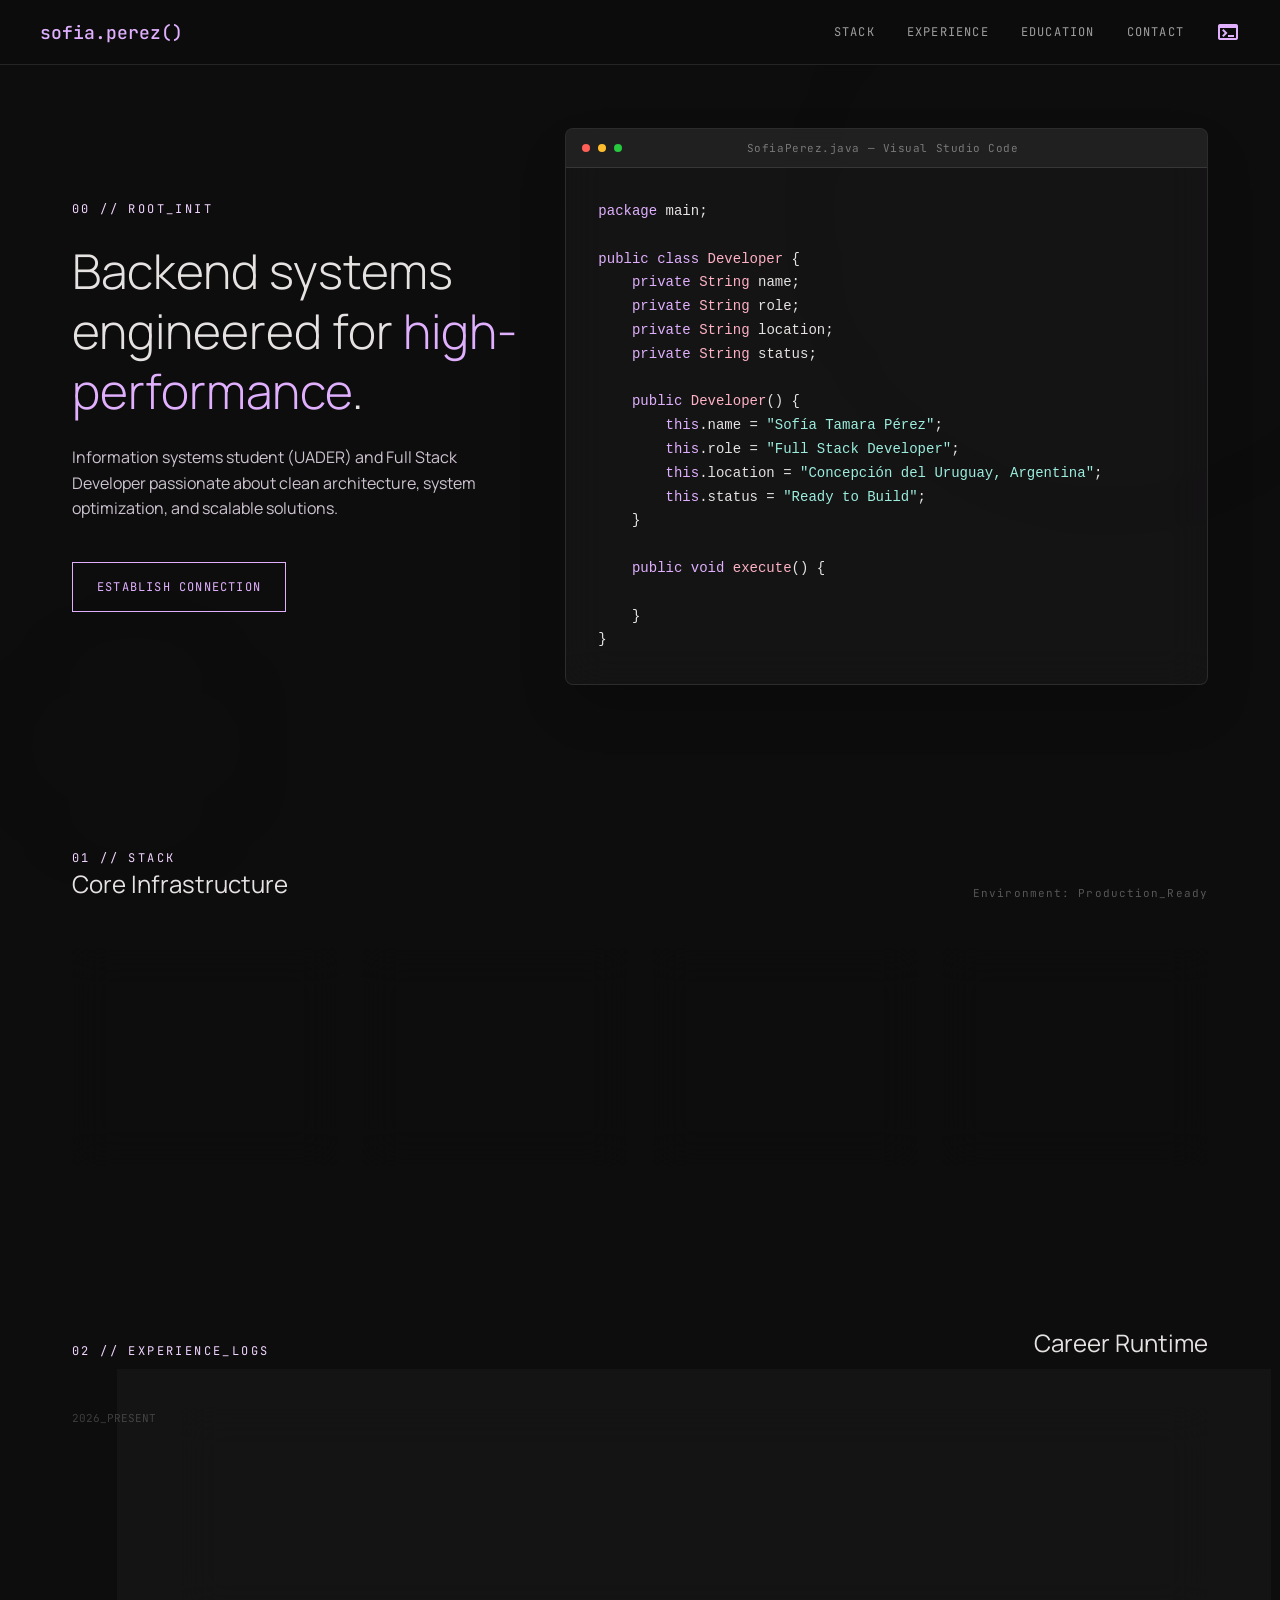
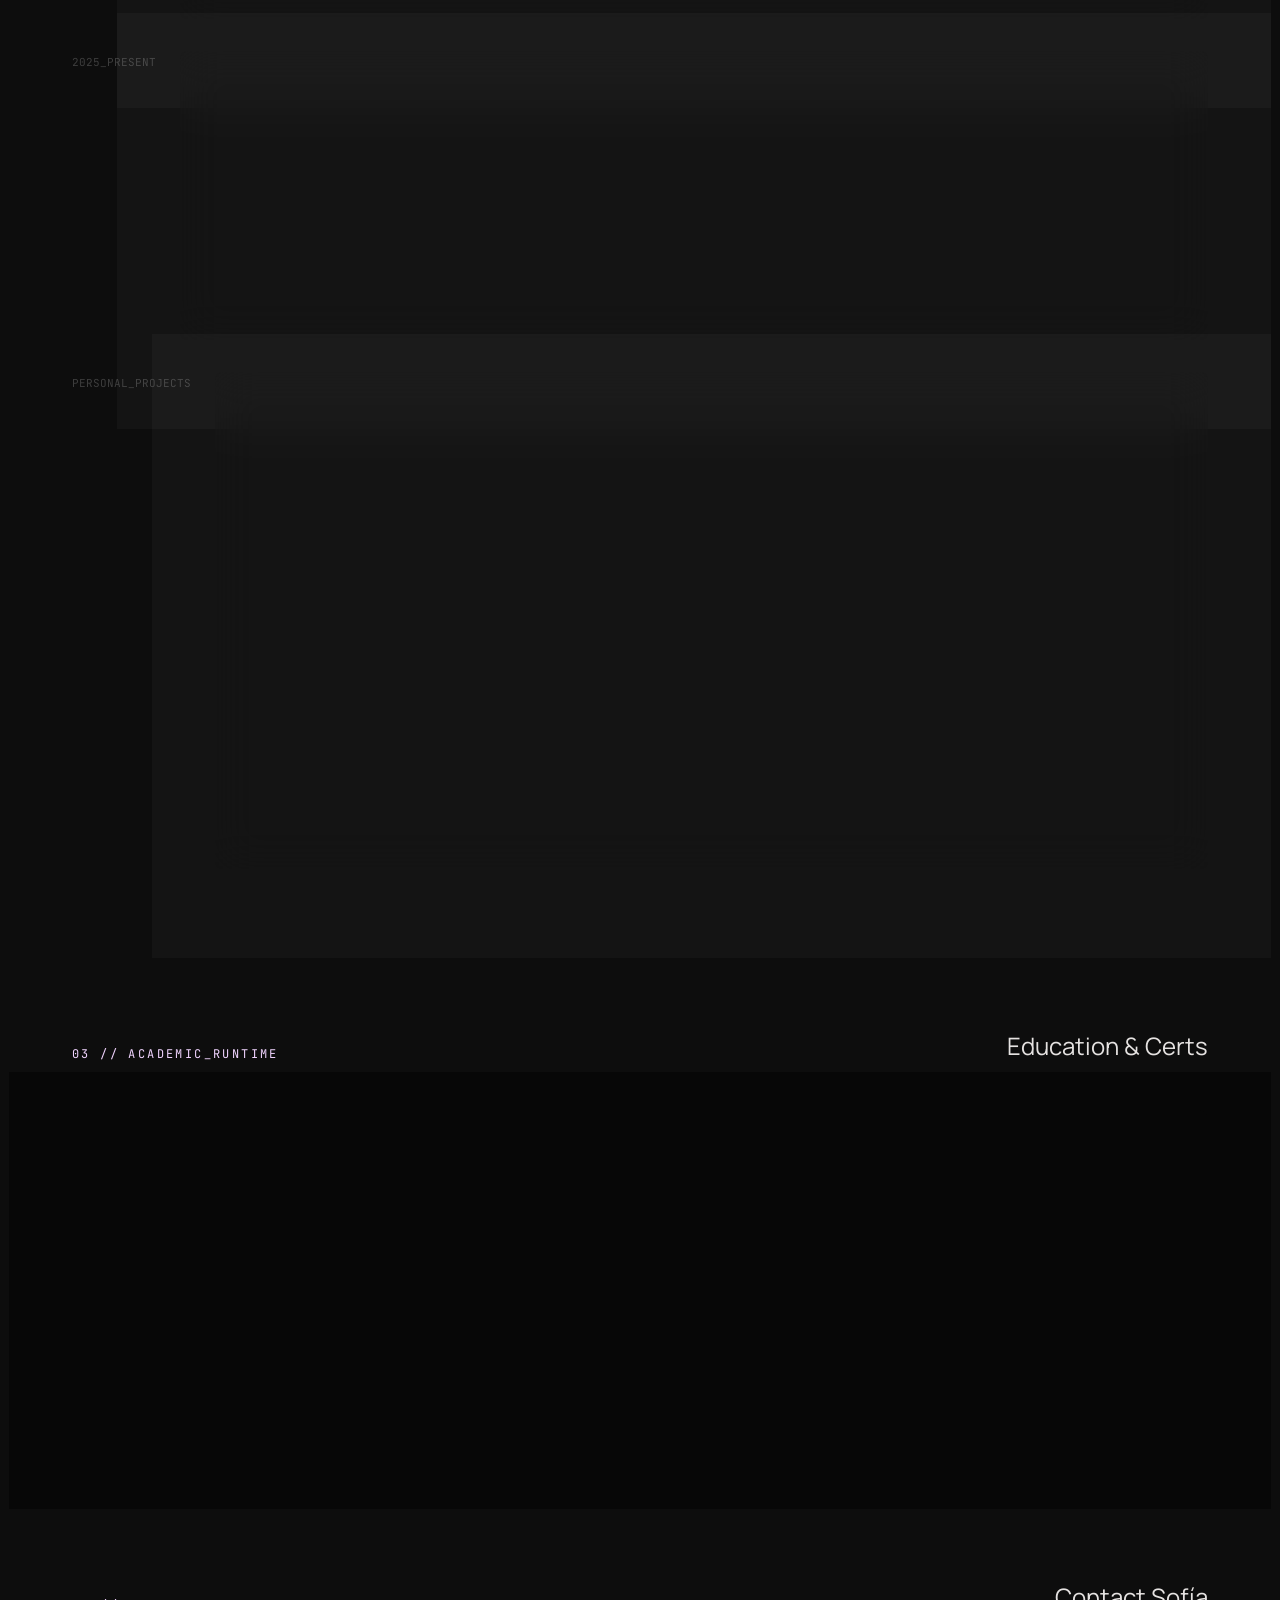
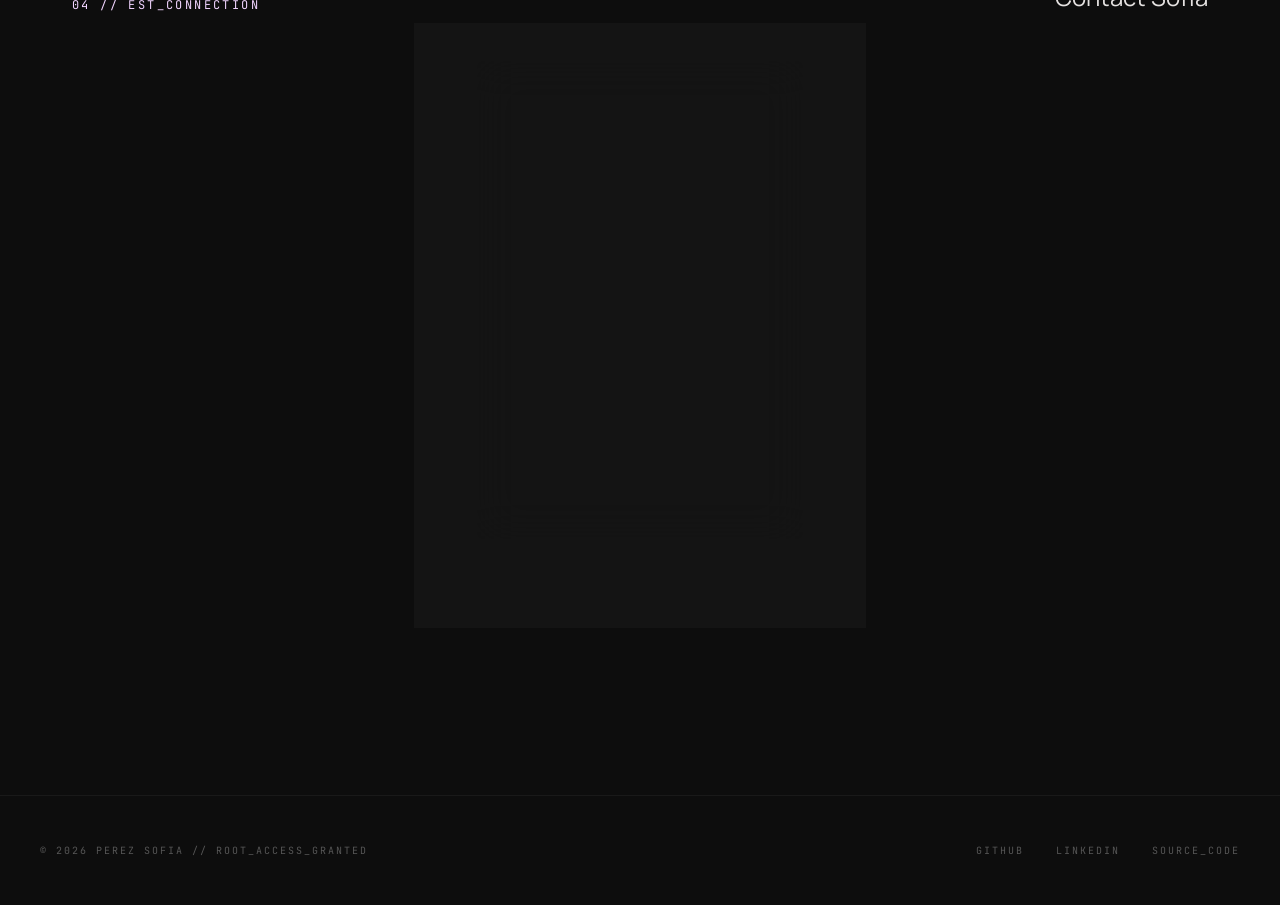
<file: index.html>
<!DOCTYPE html>
<html lang="en">
<head>
    <meta charset="utf-8"/>
    <meta content="width=device-width, initial-scale=1.0" name="viewport"/>
    <title>sofia.perez() // Backend & Full Stack Developer</title>
    
    <link href="css/main.css" rel="stylesheet"/>
</head>
<body>
    <nav class="navbar">
        <div class="nav-container">
            <div class="brand">sofia.perez()</div>
            <div class="nav-links">
                <a href="#stack">stack</a>
                <a href="#experience">experience</a>
                <a href="#education">education</a>
                <a href="#contact">contact</a>
                <span class="material-symbols-outlined icon-link">terminal</span>
            </div>
        </div>
    </nav>

    <main class="main-content">
        <section class="hero-section">
            <div class="hero-text">
                <span class="section-tag">00 // ROOT_INIT</span>
                <h1>Backend systems engineered for <span class="highlight">high-performance</span>.</h1>
                <p>Information systems student (UADER) and Full Stack Developer passionate about clean architecture, system optimization, and scalable solutions.</p>
                <div class="btn-container">
                    <button class="btn-primary">
                        Establish Connection
                    </button>
                </div>
            </div>
            
            <div class="hero-editor">
                <div class="glass-pane">
                    <div class="editor-header">
                        <div class="editor-dots">
                            <div class="editor-dot dot-red"></div>
                            <div class="editor-dot dot-yellow"></div>
                            <div class="editor-dot dot-green"></div>
                        </div>
                        <div class="editor-title">SofiaPerez.java — Visual Studio Code</div>
                        <div class="empty-space"></div>
                    </div>
                    <div class="editor-body">
                        <pre><code><span class="syntax-keyword">package</span> main;

<span class="syntax-keyword">public class</span> <span class="syntax-type">Developer</span> {
    <span class="syntax-keyword">private</span> <span class="syntax-type">String</span> name;
    <span class="syntax-keyword">private</span> <span class="syntax-type">String</span> role;
    <span class="syntax-keyword">private</span> <span class="syntax-type">String</span> location;
    <span class="syntax-keyword">private</span> <span class="syntax-type">String</span> status;

    <span class="syntax-keyword">public</span> <span class="syntax-type">Developer</span>() {
        <span class="syntax-keyword">this</span>.name = <span class="syntax-string">"Sofía Tamara Pérez"</span>;
        <span class="syntax-keyword">this</span>.role = <span class="syntax-string">"Full Stack Developer"</span>;
        <span class="syntax-keyword">this</span>.location = <span class="syntax-string">"Concepción del Uruguay, Argentina"</span>;
        <span class="syntax-keyword">this</span>.status = <span class="syntax-string">"Ready to Build"</span>;
    }

    <span class="syntax-keyword">public void</span> <span class="syntax-type">execute</span>() {

    }
}</code></pre>
                    </div>
                </div>
            </div>
        </section>

        <section class="section-block" id="stack">
            <div class="section-header">
                <div>
                    <span class="section-tag">01 // STACK</span>
                    <h2>Core Infrastructure</h2>
                </div>
                <div class="header-subtitle">Environment: Production_Ready</div>
            </div>
            
            <div class="grid-4">
                <div class="glass-pane card-p">
                    <span class="card-title">const BACKEND = {</span>
                    <ul class="card-list">
                        <li><span class="dot-indicator"></span> .NET, .NET Core</li>
                        <li><span class="dot-indicator"></span> ASP.NET Web API</li>
                        <li><span class="dot-indicator"></span> NestJS, Java</li>
                    </ul>
                    <span class="card-close">}</span>
                </div>
                
                <div class="glass-pane card-p">
                    <span class="card-title">const DATABASES = {</span>
                    <ul class="card-list">
                        <li><span class="dot-indicator"></span> PostgreSQL</li>
                        <li><span class="dot-indicator"></span> SQL Server</li>
                        <li><span class="dot-indicator"></span> MySQL</li>
                    </ul>
                    <span class="card-close">}</span>
                </div>
                
                <div class="glass-pane card-p">
                    <span class="card-title">const LANGUAGES = {</span>
                    <ul class="card-list">
                        <li><span class="dot-indicator"></span> C#, Java, Python</li>
                        <li><span class="dot-indicator"></span> TypeScript, JavaScript</li>
                        <li><span class="dot-indicator"></span> HTML, CSS</li>
                    </ul>
                    <span class="card-close">}</span>
                </div>
                
                <div class="glass-pane card-p">
                    <span class="card-title">const DEV_OPS = {</span>
                    <ul class="card-list">
                        <li><span class="dot-indicator"></span> Git / GitHub</li>
                        <li><span class="dot-indicator"></span> Docker & Supabase</li>
                        <li><span class="dot-indicator"></span> Postman, Swagger</li>
                    </ul>
                    <span class="card-close">}</span>
                </div>
            </div>
        </section>

        <section class="section-block" id="experience">
            <div class="section-header">
                <span class="section-tag">02 // EXPERIENCE_LOGS</span>
                <h2>Career Runtime</h2>
            </div>
            
            <div class="experience-list">
                <div class="experience-item">
                    <div class="experience-year">2026_PRESENT</div>
                    <div class="glass-pane experience-content">
                        <div class="experience-header">
                            <div>
                                <h3>Turín Reciclados // Full-Stack Developer & Co-founder</h3>
                                <p class="experience-desc">Developing ERP custom solutions, inventory management, role-based control, and traceability features.</p>
                            </div>
                            <span class="material-symbols-outlined icon-highlight">commit</span>
                        </div>
                        <div class="tech-stack-card">
                            <span class="tech-title">Featured Tech Stack</span>
                            <p>NestJS, React, PostgreSQL, Electron, Tailscale.</p>
                        </div>
                    </div>
                </div>

                <div class="experience-item">
                    <div class="experience-year">2025_PRESENT</div>
                    <div class="glass-pane experience-content">
                        <div class="experience-header">
                            <div>
                                <h3>Synapxix // Full-Stack Developer</h3>
                                <p class="experience-desc">Designed and implemented database architecture and developed optimized API endpoints.</p>
                            </div>
                            <span class="material-symbols-outlined icon-highlight">commit</span>
                        </div>
                        <div class="tech-stack-card">
                            <span class="tech-title">Backend Architecture & Modules</span>
                            <ul class="card-list" style="margin-top: 0.5rem;">
                                <li><span class="dot-indicator"></span> <strong>Monorepo & NestJS:</strong> Built with modular design, clean architecture, and independent domain layers.</li>
                                <li><span class="dot-indicator"></span> <strong>Audit Log Service:</strong> Cross-cutting concern recording system actions and providing institutional traceability in JSON format.</li>
                                <li><span class="dot-indicator"></span> <strong>Economy Service:</strong> Transactional reward engine built with atomic operations and idempotency.</li>
                            </ul>
                        </div>
                    </div>
                </div>

                <div class="experience-item">
                    <div class="experience-year">PERSONAL_PROJECTS</div>
                    <div class="glass-pane experience-content">
                        <div class="personal-projects-header">
                            <div>
                                <h3>personal_projects // Full-Stack & Integration</h3>
                                <p class="personal-projects-subtitle">
                                    Implementation of complete systems and APIs from requirements to deployment.
                                </p>
                            </div>
                            <span class="material-symbols-outlined icon-highlight">terminal</span>
                        </div>

                        <div class="grid-3">
                            <div class="sub-project-card">
                                <div>
                                    <span class="sub-project-title">Backend Project // .NET</span>
                                    <h4>FleetSync - Core API</h4>
                                    <p>Development of the complete backend architecture for a management application, applying REST API principles, database modeling, validation, and error handling.</p>
                                </div>
                                <div>
                                    <div class="tags-container">
                                        <span>.NET Core</span>
                                        <span>C#</span>
                                        <span>SQL Server</span>
                                        <span>Entity Framework</span>
                                    </div>
                                    <a class="project-link" href="https://github.com/SoPerez1/FleetSync" target="_blank">
                                        <span>View Repository</span>
                                        <span class="material-symbols-outlined">arrow_outward</span>
                                    </a>
                                </div>
                            </div>

                            <div class="sub-project-card">
                                <div>
                                    <span class="sub-project-title">Frontend Project // Angular</span>
                                    <h4>FINEREADS - Dashboard</h4>
                                    <p>Frontend implementation of a book journal application using Angular, featuring reusable components, reactive forms, validations, and consumption of REST APIs.</p>
                                </div>
                                <div>
                                    <div class="tags-container">
                                        <span>Angular</span>
                                        <span>TypeScript</span>
                                        <span>Tailwind/Material</span>
                                    </div>
                                    <a class="project-link" href="https://github.com/SoPerez1/TP_Final-Frontend-Full-Stack-UTN-GSC" target="_blank">
                                        <span>View Repository</span>
                                        <span class="material-symbols-outlined">arrow_outward</span>
                                    </a>
                                </div>
                            </div>

                            <div class="sub-project-card">
                                <div>
                                    <span class="sub-project-title">Backend Project // UTN</span>
                                    <h4>Backend UTN Project</h4>
                                    <p>Application of clean architecture principles, service layers, and database integration using Entity Framework and Swagger documentation.</p>
                                </div>
                                <div>
                                    <div class="tags-container">
                                        <span>.NET Core</span>
                                        <span>C#</span>
                                        <span>Swagger</span>
                                    </div>
                                    <a class="project-link" href="https://github.com/SoPerez1/TP_Final-Frontend-Full-Stack-UTN-GSC" target="_blank">
                                        <span>View Repository</span>
                                        <span class="material-symbols-outlined">arrow_outward</span>
                                    </a>
                                </div>
                            </div>
                        </div>
                    </div>
                </div>
            </div>
        </section>

        <section class="section-block" id="education">
            <div class="section-header">
                <span class="section-tag">03 // ACADEMIC_RUNTIME</span>
                <h2>Education & Certs</h2>
            </div>
            
            <div class="glass-pane education-panel">
                <div class="education-item">
                    <span class="success-tag">[SUCCESS]</span>
                    <span>Installed: Bachelor's Degree in Information Systems (3rd Year)</span>
                </div>
                <div class="education-sub">
                    ↳ Institution: UADER FCyT (Concepción del Uruguay, Argentina)
                </div>
                <div class="education-item">
                    <span class="success-tag">[SUCCESS]</span>
                    <span>Installed: Full Stack Developer — UTN + Grupo San Cristóbal</span>
                </div>
                <div class="education-item">
                    <span class="success-tag">[SUCCESS]</span>
                    <span>Installed: SQL Masterclass & Big Data certifications</span>
                </div>
                <div class="education-item">
                    <span class="success-tag">[SUCCESS]</span>
                    <span>Installed: JAVA level 1 - Gugler Research Lab</span>
                </div>
                <div class="education-item">
                    <span class="pulse-char">_</span>
                    <span class="education-italic">Checking for new system updates...</span>
                </div>
            </div>
        </section>

        <section class="section-block" id="contact">
            <div class="section-header">
                <span class="section-tag">04 // EST_CONNECTION</span>
                <h2>Contact Sofía</h2>
            </div>
            
            <div class="glass-pane contact-panel">
                <form class="contact-form">
                    <div class="form-group">
                        <label>USER_IDENTIFIER</label>
                        <div class="input-line">
                            <span class="prompt-char">&gt;</span>
                            <input class="form-input" placeholder="Full Name" type="text"/>
                        </div>
                    </div>
                    
                    <div class="form-group">
                        <label>USER_EMAIL</label>
                        <div class="input-line">
                            <span class="prompt-char">&gt;</span>
                            <input class="form-input" placeholder="perezsofi149@gmail.com" type="email"/>
                        </div>
                    </div>
                    
                    <div class="form-group">
                        <label>TRANSMISSION_BODY</label>
                        <div class="input-line-area">
                            <span class="prompt-char">&gt;</span>
                            <textarea class="form-input" placeholder="Type your message..." rows="4"></textarea>
                        </div>
                    </div>
                    
                    <div class="form-submit-container">
                        <button class="form-submit-btn" type="submit">
                            Execute Send <span class="material-symbols-outlined">send</span>
                        </button>
                    </div>
                </form>
            </div>
        </section>
    </main>

    <footer>
        <div class="footer-container">
            <div class="footer-text">© 2026 PEREZ SOFIA // ROOT_ACCESS_GRANTED</div>
            <div class="footer-links">
                <a href="https://github.com/SoPerez1" target="_blank">github</a>
                <a href="https://www.linkedin.com/in/sofia-tamara-perez-587399360" target="_blank">linkedin</a>
                <a href="#">source_code</a>
            </div>
        </div>
    </footer>

    <div class="background-effects">
        <div class="blur-blob-1"></div>
        <div class="blur-blob-2"></div>
    </div>
</body>
</html>
</file>
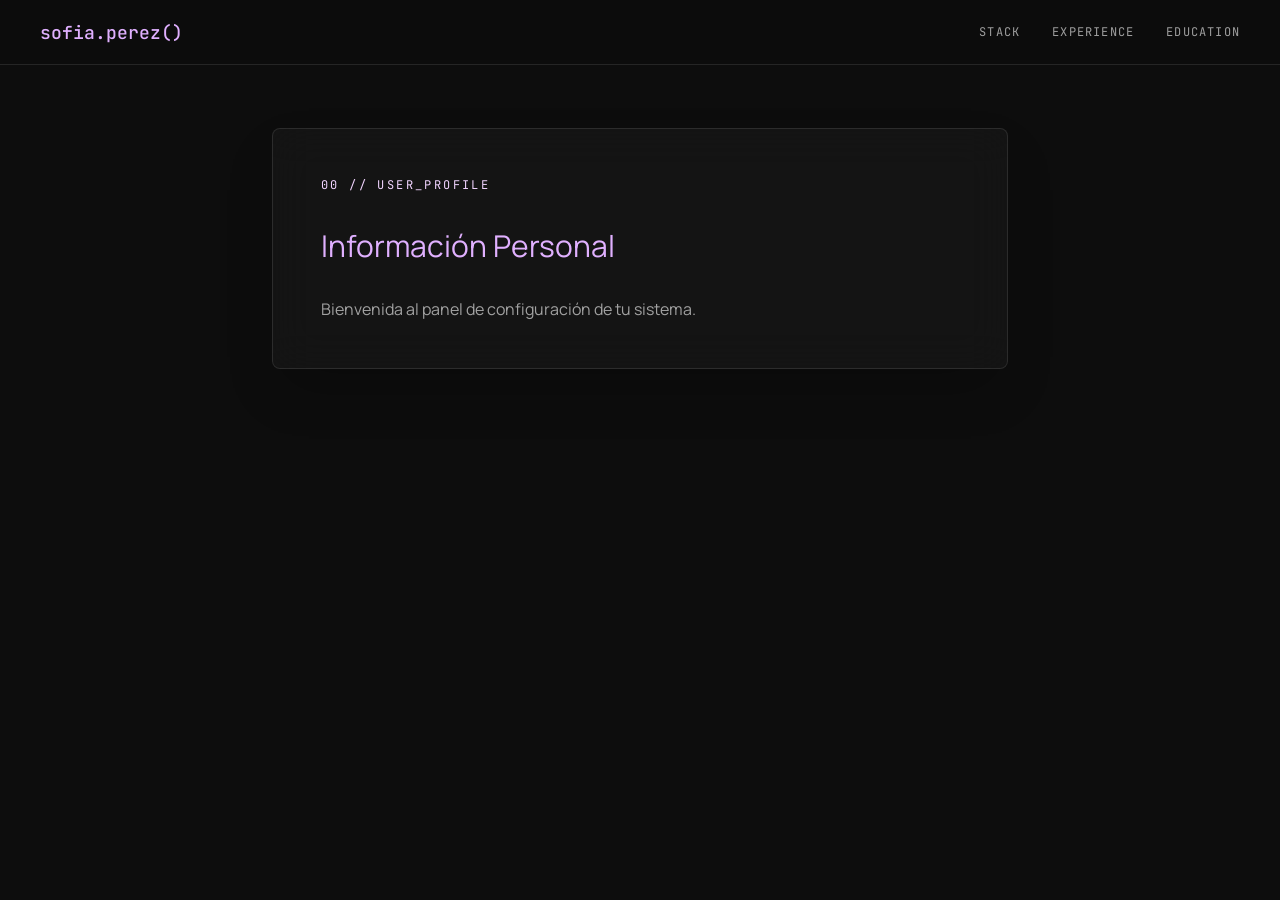
<file: perfil.html>
<!DOCTYPE html>
<html lang="en">
<head>
    <meta charset="utf-8"/>
    <meta content="width=device-width, initial-scale=1.0" name="viewport"/>
    <title>Perfil // PEREZ SOFIA</title>
    
    <link href="css/main.css" rel="stylesheet"/>
</head>
<body class="profile-body">
    <nav class="navbar">
        <div class="nav-container">
            <div class="brand"><a href="index.html">sofia.perez()</a></div>
            <div class="nav-links">
                <a href="index.html#stack">stack</a>
                <a href="index.html#experience">experience</a>
                <a href="index.html#education">education</a>
            </div>
        </div>
    </nav>

    <main class="profile-main">
        <div class="glass-pane profile-card">
            <span class="section-tag">00 // USER_PROFILE</span>
            <h1>Información Personal</h1>
            <p>Bienvenida al panel de configuración de tu sistema.</p>
        </div>
    </main>
</body>
</html>
</file>
<file: css/main.css>
@import url('https://fonts.googleapis.com/css2?family=Manrope:wght@300;400;600&family=JetBrains+Mono:wght@400;500&display=swap');
@import url('https://fonts.googleapis.com/css2?family=Material+Symbols+Outlined:wght,FILL@100..700,0..1&display=swap');

:root {
    --bg-color: #0D0D0D;
    --on-surface: #e5e2e1;
    --on-surface-variant: #cec3d0;
    --primary: #f1d4ff;
    --primary-container: #e0b0ff;
    --outline: #978e9a;
    --surface-variant: #353534;
}

body {
    background-color: var(--bg-color);
    color: var(--on-surface);
    font-family: 'Manrope', sans-serif;
    margin: 0;
    padding: 0;
    min-height: 100vh;
    display: flex;
    flex-direction: column;
}

.main-content {
    padding-top: 8rem;
    padding-bottom: 6rem;
    padding-left: 2rem;
    padding-right: 2rem;
    max-width: 1200px;
    margin: 0 auto;
    width: 100%;
    box-sizing: border-box;
}

.navbar {
    position: fixed;
    top: 0;
    width: 100%;
    border-bottom: 1px solid rgba(255, 255, 255, 0.1);
    z-index: 50;
    background-color: rgba(13, 13, 13, 0.8);
    backdrop-filter: blur(20px);
    box-sizing: border-box;
}

.nav-container {
    display: flex;
    justify-content: space-between;
    align-items: center;
    height: 4rem;
    padding: 0 2rem;
    max-width: 1200px;
    margin: 0 auto;
}

.brand {
    color: var(--primary-container);
    font-family: 'JetBrains Mono', monospace;
    font-size: 1.125rem;
    font-weight: 500;
}

.brand a, .brand a:visited {
    color: inherit;
    text-decoration: none;
}

.nav-links {
    display: none;
    align-items: center;
    gap: 2rem;
}

@media (min-width: 768px) {
    .nav-links {
        display: flex;
    }
}

.nav-links a {
    color: rgba(255, 255, 255, 0.6);
    font-family: 'JetBrains Mono', monospace;
    font-size: 0.75rem;
    text-transform: uppercase;
    letter-spacing: 0.1em;
    text-decoration: none;
    transition: all 0.3s ease;
}

.nav-links a:hover {
    color: var(--primary-container);
}

.icon-link {
    color: var(--primary-container);
    cursor: pointer;
}

.hero-section {
    display: grid;
    grid-template-columns: 1fr;
    gap: 3rem;
    align-items: center;
    margin-bottom: 10rem;
}

@media (min-width: 1024px) {
    .hero-section {
        grid-template-columns: repeat(12, 1fr);
    }
}

.hero-text {
    grid-column: span 5;
    display: flex;
    flex-direction: column;
    gap: 1.5rem;
}

.hero-text h1 {
    font-size: 2.25rem;
    font-weight: 300;
    line-height: 1.25;
    margin: 0;
    color: var(--on-surface);
}

@media (min-width: 1024px) {
    .hero-text h1 {
        font-size: 3rem;
    }
}

.hero-text p {
    color: var(--on-surface-variant);
    max-width: 28rem;
    line-height: 1.6;
    margin: 0;
    font-size: 1rem;
}

.highlight {
    color: var(--primary-container);
}

.hero-editor {
    grid-column: span 7;
}

.section-tag {
    color: var(--primary);
    font-size: 0.75rem;
    text-transform: uppercase;
    letter-spacing: 0.2em;
    font-family: 'JetBrains Mono', monospace;
}

.btn-container {
    padding-top: 1rem;
}

.btn-primary {
    border: 1px solid var(--primary-container);
    color: var(--primary-container);
    background: transparent;
    padding: 1rem 1.5rem;
    font-family: 'JetBrains Mono', monospace;
    font-size: 0.75rem;
    text-transform: uppercase;
    letter-spacing: 0.1em;
    cursor: pointer;
    transition: all 0.3s ease;
}

.btn-primary:hover {
    background-color: rgba(224, 176, 255, 0.1);
}

.glass-pane {
    background: rgba(255, 255, 255, 0.03);
    backdrop-filter: blur(20px);
    border: 1px solid rgba(255, 255, 255, 0.1);
    border-radius: 0.5rem;
    overflow: hidden;
    box-shadow: 0 25px 50px -12px rgba(0, 0, 0, 0.25);
}

.editor-header {
    background-color: rgba(255, 255, 255, 0.05);
    padding: 0.75rem 1rem;
    display: flex;
    justify-content: space-between;
    align-items: center;
    border-bottom: 1px solid rgba(255, 255, 255, 0.1);
}

.editor-dots {
    display: flex;
    gap: 0.5rem;
}

.editor-dot {
    width: 8px;
    height: 8px;
    border-radius: 50%;
}

.dot-red { background-color: #ff5f57; }
.dot-yellow { background-color: #ffbd2e; }
.dot-green { background-color: #27c93f; }

.editor-title {
    font-family: 'JetBrains Mono', monospace;
    font-size: 0.6875rem;
    color: rgba(255, 255, 255, 0.4);
    letter-spacing: 0.05em;
}

.empty-space {
    width: 3rem;
}

.editor-body {
    padding: 2rem;
    font-family: 'JetBrains Mono', monospace;
    font-size: 0.875rem;
    line-height: 1.7;
    overflow-x: auto;
}

.editor-body pre {
    margin: 0;
}

.section-block {
    margin-bottom: 10rem;
    display: flex;
    flex-direction: column;
    gap: 3rem;
}

.section-header {
    display: flex;
    flex-direction: column;
    gap: 0.5rem;
}

@media (min-width: 768px) {
    .section-header {
        flex-direction: row;
        justify-content: space-between;
        align-items: flex-end;
    }
}

.section-header h2 {
    font-size: 1.5rem;
    font-weight: 400;
    color: var(--on-surface);
    margin: 0;
}

.header-subtitle {
    font-family: 'JetBrains Mono', monospace;
    font-size: 0.6875rem;
    color: rgba(255, 255, 255, 0.3);
    letter-spacing: 0.1em;
}

.grid-4 {
    display: grid;
    grid-template-columns: 1fr;
    gap: 1.5rem;
}

@media (min-width: 768px) {
    .grid-4 {
        grid-template-columns: repeat(2, 1fr);
    }
}

@media (min-width: 1024px) {
    .grid-4 {
        grid-template-columns: repeat(4, 1fr);
    }
}

.card-p {
    padding: 2rem;
    display: flex;
    flex-direction: column;
    gap: 1.5rem;
}

.card-title {
    font-family: 'JetBrains Mono', monospace;
    font-size: 0.625rem;
    color: var(--primary);
    letter-spacing: 0.05em;
}

.card-list {
    list-style: none;
    padding: 0;
    margin: 0;
    display: flex;
    flex-direction: column;
    gap: 0.75rem;
    font-family: 'JetBrains Mono', monospace;
    font-size: 0.875rem;
}

.card-list li {
    display: flex;
    align-items: center;
    gap: 0.5rem;
}

.dot-indicator {
    width: 0.375rem;
    height: 0.375rem;
    background-color: var(--primary-container);
    border-radius: 9999px;
}

.card-close {
    font-family: 'JetBrains Mono', monospace;
    font-size: 0.625rem;
    color: rgba(255, 255, 255, 0.2);
}

.experience-list {
    display: flex;
    flex-direction: column;
    gap: 2rem;
}

.experience-item {
    display: flex;
    flex-direction: column;
    gap: 1rem;
}

@media (min-width: 768px) {
    .experience-item {
        flex-direction: row;
        gap: 1.5rem;
        align-items: flex-start;
    }
}

.experience-year {
    font-family: 'JetBrains Mono', monospace;
    font-size: 0.6875rem;
    color: rgba(255, 255, 255, 0.2);
    padding-top: 0.25rem;
    flex-shrink: 0;
}

.experience-content {
    padding: 2rem;
    flex-grow: 1;
}

.experience-header {
    display: flex;
    justify-content: space-between;
    align-items: flex-start;
    margin-bottom: 1rem;
}

.experience-header h3 {
    color: var(--primary-container);
    font-size: 1.125rem;
    margin: 0 0 0.5rem 0;
}

.experience-desc {
    color: var(--on-surface-variant);
    font-family: 'JetBrains Mono', monospace;
    font-size: 0.875rem;
    margin: 0;
}

.icon-highlight {
    color: var(--primary);
}

.tech-stack-card {
    background-color: rgba(255, 255, 255, 0.05);
    padding: 1rem;
    border-left: 2px solid var(--primary-container);
    margin-top: 1.5rem;
}

.tech-title {
    font-family: 'JetBrains Mono', monospace;
    font-size: 0.625rem;
    color: var(--primary-container);
    display: block;
    margin-bottom: 0.5rem;
    text-transform: uppercase;
}

.tech-stack-card p {
    font-size: 0.875rem;
    color: rgba(255, 255, 255, 0.7);
    margin: 0;
}

.personal-projects-header {
    display: flex;
    justify-content: space-between;
    align-items: flex-start;
    border-bottom: 1px solid rgba(255, 255, 255, 0.1);
    padding-bottom: 1rem;
    margin-bottom: 1.5rem;
}

.personal-projects-header h3 {
    color: var(--primary-container);
    font-size: 1.125rem;
    margin: 0;
    font-weight: 600;
}

.personal-projects-subtitle {
    color: var(--on-surface-variant);
    font-family: 'JetBrains Mono', monospace;
    font-size: 0.75rem;
    margin-top: 0.5rem;
    letter-spacing: 0.025em;
}

.grid-3 {
    display: grid;
    grid-template-columns: 1fr;
    gap: 1.5rem;
}

@media (min-width: 1024px) {
    .grid-3 {
        grid-template-columns: repeat(3, 1fr);
    }
}

.sub-project-card {
    background-color: rgba(255, 255, 255, 0.03);
    padding: 1.5rem;
    border-left: 2px solid var(--primary-container);
    border-top-right-radius: 0.25rem;
    border-bottom-right-radius: 0.25rem;
    display: flex;
    flex-direction: column;
    justify-content: space-between;
    gap: 1.5rem;
}

.sub-project-title {
    font-family: 'JetBrains Mono', monospace;
    font-size: 0.625rem;
    color: var(--primary-container);
    display: block;
    margin-bottom: 0.75rem;
    text-transform: uppercase;
    font-weight: 600;
}

.sub-project-card h4 {
    font-family: 'JetBrains Mono', monospace;
    font-size: 0.875rem;
    color: var(--on-surface);
    margin: 0 0 0.5rem 0;
}

.sub-project-card p {
    font-family: 'JetBrains Mono', monospace;
    font-size: 0.75rem;
    color: var(--on-surface-variant);
    line-height: 1.6;
    margin: 0;
    opacity: 0.8;
}

.tags-container {
    display: flex;
    flex-wrap: wrap;
    gap: 0.375rem;
    margin-bottom: 1.5rem;
}

.tags-container span {
    background-color: rgba(255, 255, 255, 0.05);
    border: 1px solid rgba(255, 255, 255, 0.1);
    padding: 0.125rem 0.5rem;
    border-radius: 0.25rem;
    font-family: 'JetBrains Mono', monospace;
    font-size: 0.625rem;
    color: rgba(255, 255, 255, 0.6);
}

.project-link {
    color: var(--primary-container);
    font-size: 0.75rem;
    text-decoration: none;
    display: flex;
    align-items: center;
    gap: 0.5rem;
    transition: all 0.2s ease;
}

.project-link:hover {
    text-decoration: underline;
}

.education-panel {
    padding: 2.5rem;
    font-family: 'JetBrains Mono', monospace;
    font-size: 0.875rem;
    display: flex;
    flex-direction: column;
    gap: 1.5rem;
    background-color: rgba(0, 0, 0, 0.4);
}

.education-item {
    display: flex;
    gap: 1rem;
}

.education-sub {
    padding-left: 2rem;
    color: rgba(255, 255, 255, 0.4);
}

.success-tag {
    color: var(--primary-container);
}

.pulse-char {
    color: var(--primary-container);
    animation: pulse 1s cubic-bezier(0.4, 0, 0.6, 1) infinite;
}

.education-italic {
    color: rgba(255, 255, 255, 0.6);
    font-style: italic;
}

.contact-panel {
    padding: 3rem;
    max-width: 48rem;
    margin: 0 auto;
}

.contact-form {
    display: flex;
    flex-direction: column;
    gap: 2rem;
    font-family: 'JetBrains Mono', monospace;
}

.form-group {
    display: flex;
    flex-direction: column;
    gap: 0.5rem;
}

.form-group label {
    font-size: 0.625rem;
    color: rgba(255, 255, 255, 0.4);
    letter-spacing: 0.05em;
}

.input-line {
    display: flex;
    align-items: center;
    gap: 0.75rem;
}

.input-line-area {
    display: flex;
    gap: 0.75rem;
}

.prompt-char {
    color: var(--primary-container);
    padding-top: 0.25rem;
}

.form-input {
    background: transparent;
    border: none;
    border-bottom: 1px solid rgba(255, 255, 255, 0.2);
    width: 100%;
    color: white;
    padding-bottom: 0.5rem;
    font-family: 'JetBrains Mono', monospace;
    font-size: 0.875rem;
    outline: none;
    box-sizing: border-box;
}

.form-input:focus {
    border-bottom-color: var(--primary-container);
}

.form-input::placeholder {
    color: rgba(255, 255, 255, 0.2);
}

.form-submit-container {
    padding-top: 1.5rem;
}

.form-submit-btn {
    width: 100%;
    border: 1px solid var(--primary-container);
    background: transparent;
    color: var(--primary-container);
    padding: 1rem;
    font-size: 0.75rem;
    text-transform: uppercase;
    letter-spacing: 0.3em;
    cursor: pointer;
    display: flex;
    justify-content: center;
    align-items: center;
    gap: 0.75rem;
    transition: all 0.3s ease;
}

.form-submit-btn:hover {
    background-color: rgba(224, 176, 255, 0.1);
}


footer {
    width: 100%;
    padding: 3rem 0;
    border-top: 1px solid rgba(255, 255, 255, 0.05);
}

.footer-container {
    display: flex;
    flex-direction: column;
    align-items: center;
    gap: 1rem;
    max-width: 1200px;
    margin: 0 auto;
    padding: 0 2rem;
    font-family: 'JetBrains Mono', monospace;
    font-size: 0.625rem;
    text-transform: uppercase;
    letter-spacing: 0.2em;
}

@media (min-width: 768px) {
    .footer-container {
        flex-direction: row;
        justify-content: space-between;
    }
}

.footer-text {
    color: rgba(255, 255, 255, 0.3);
}

.footer-links {
    display: flex;
    gap: 2rem;
}

.footer-links a {
    color: rgba(255, 255, 255, 0.3);
    text-decoration: none;
    transition: color 0.3s ease;
}

.footer-links a:hover {
    color: white;
}

.background-effects {
    position: fixed;
    top: 0;
    left: 0;
    width: 100%;
    height: 100%;
    pointer-events: none;
    z-index: -10;
    overflow: hidden;
    opacity: 0.2;
}

.blur-blob-1 {
    position: absolute;
    top: -10%;
    right: -10%;
    width: 600px;
    height: 600px;
    background-color: rgba(224, 176, 255, 0.05);
    border-radius: 9999px;
    filter: blur(120px);
}

.blur-blob-2 {
    position: absolute;
    bottom: -5%;
    left: -5%;
    width: 400px;
    height: 400px;
    background-color: rgba(224, 176, 255, 0.03);
    border-radius: 9999px;
    filter: blur(100px);
}

.profile-body {
    display: flex;
    flex-direction: column;
    min-height: 100vh;
    background-color: #0D0D0D;
    color: var(--on-surface);
}

.profile-main {
    padding-top: 8rem;
    padding-bottom: 6rem;
    padding-left: 2rem;
    padding-right: 2rem;
    max-width: 800px;
    margin: 0 auto;
    width: 100%;
    box-sizing: border-box;
}

.profile-card {
    padding: 3rem;
    display: flex;
    flex-direction: column;
    gap: 2rem;
}

.profile-card h1 {
    color: var(--primary-container);
    font-size: 1.875rem;
    margin: 0;
    font-weight: 400;
}

.profile-card p {
    color: rgba(255, 255, 255, 0.6);
    margin: 0;
}

.syntax-keyword { color: var(--primary-container); }
.syntax-string { color: #9cedde; }
.syntax-type { color: #ffb1c6; }
.syntax-comment { color: rgba(255, 255, 255, 0.3); }

@keyframes pulse {
    50% { opacity: 0; }
}
</file>
